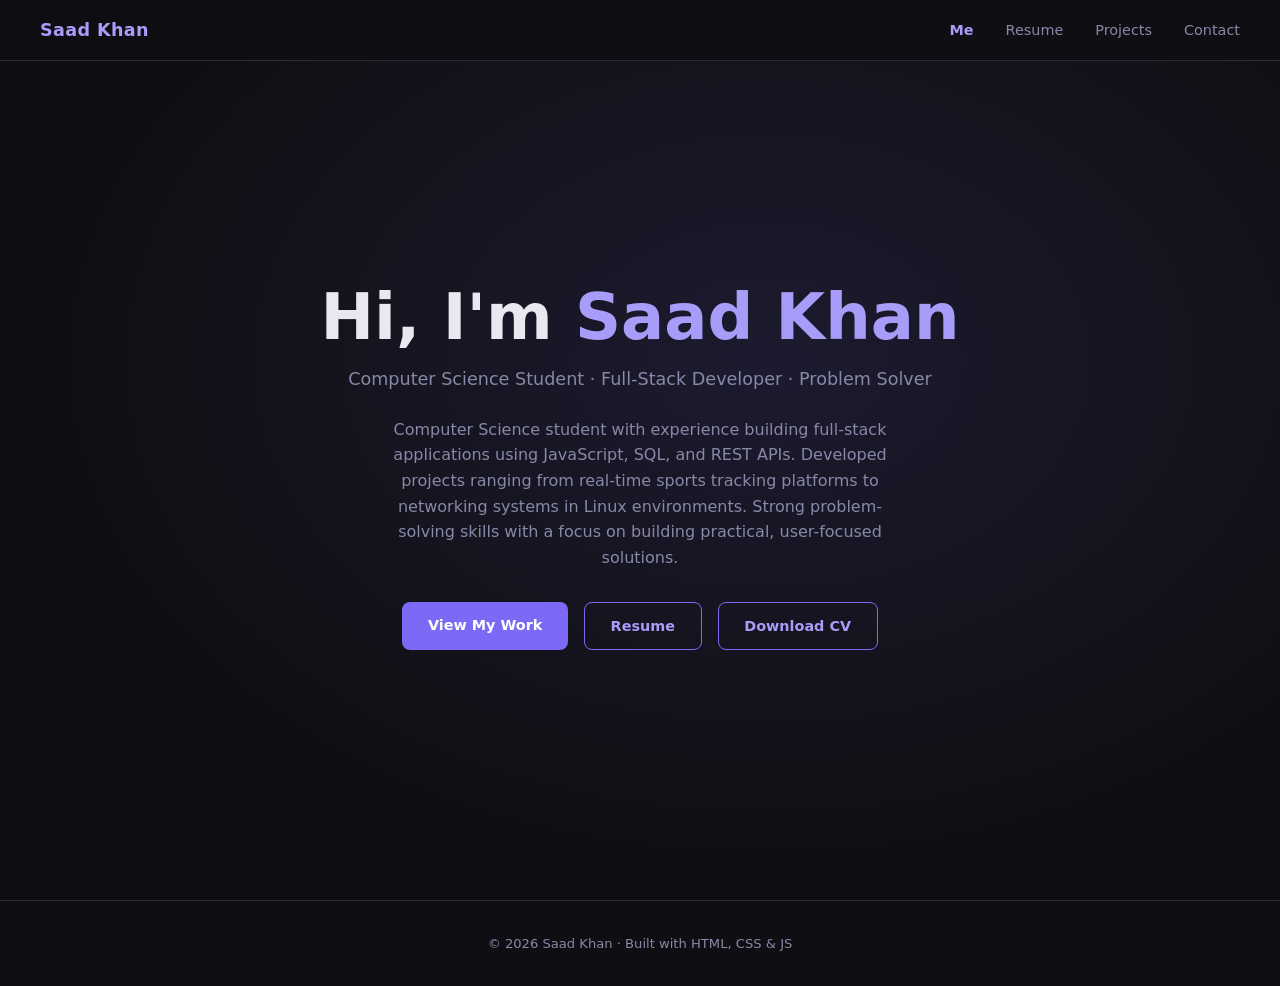
<file: index.html>
<!DOCTYPE html>
<html lang="en">
<head>
  <meta charset="UTF-8" />
  <meta name="viewport" content="width=device-width, initial-scale=1.0" />
  <title>Saad Khan | Portfolio</title>
  <link rel="stylesheet" href="style.css" />
</head>
<body>

  <nav>
    <div class="nav-name">Saad Khan</div>
    <ul class="nav-links">
      <li><a href="index.html">Me</a></li>
      <li><a href="resume.html">Resume</a></li>
      <li><a href="projects.html">Projects</a></li>
      <li><a href="contact.html">Contact</a></li>
    </ul>
  </nav>

  <section class="hero">
    <div class="hero-content">
      <h1>Hi, I'm <span class="accent">Saad Khan</span></h1>
      <p class="tagline">Computer Science Student · Full-Stack Developer · Problem Solver</p>
      <p class="bio">
        Computer Science student with experience building full-stack applications using JavaScript, SQL, and REST APIs.
        Developed projects ranging from real-time sports tracking platforms to networking systems in Linux environments.
        Strong problem-solving skills with a focus on building practical, user-focused solutions.
      </p>
      <div class="hero-buttons">
        <a href="projects.html" class="btn btn-primary">View My Work</a>
        <a href="resume.html" class="btn btn-outline">Resume</a>
        <a href="resume.pdf" class="btn btn-outline" download="Saad_Khan_Resume.pdf">Download CV</a>
      </div>
    </div>
  </section>

  <footer>
    <p>© 2026 Saad Khan · Built with HTML, CSS & JS</p>
  </footer>

  <script src="script.js"></script>
</body>
</html>
</file>
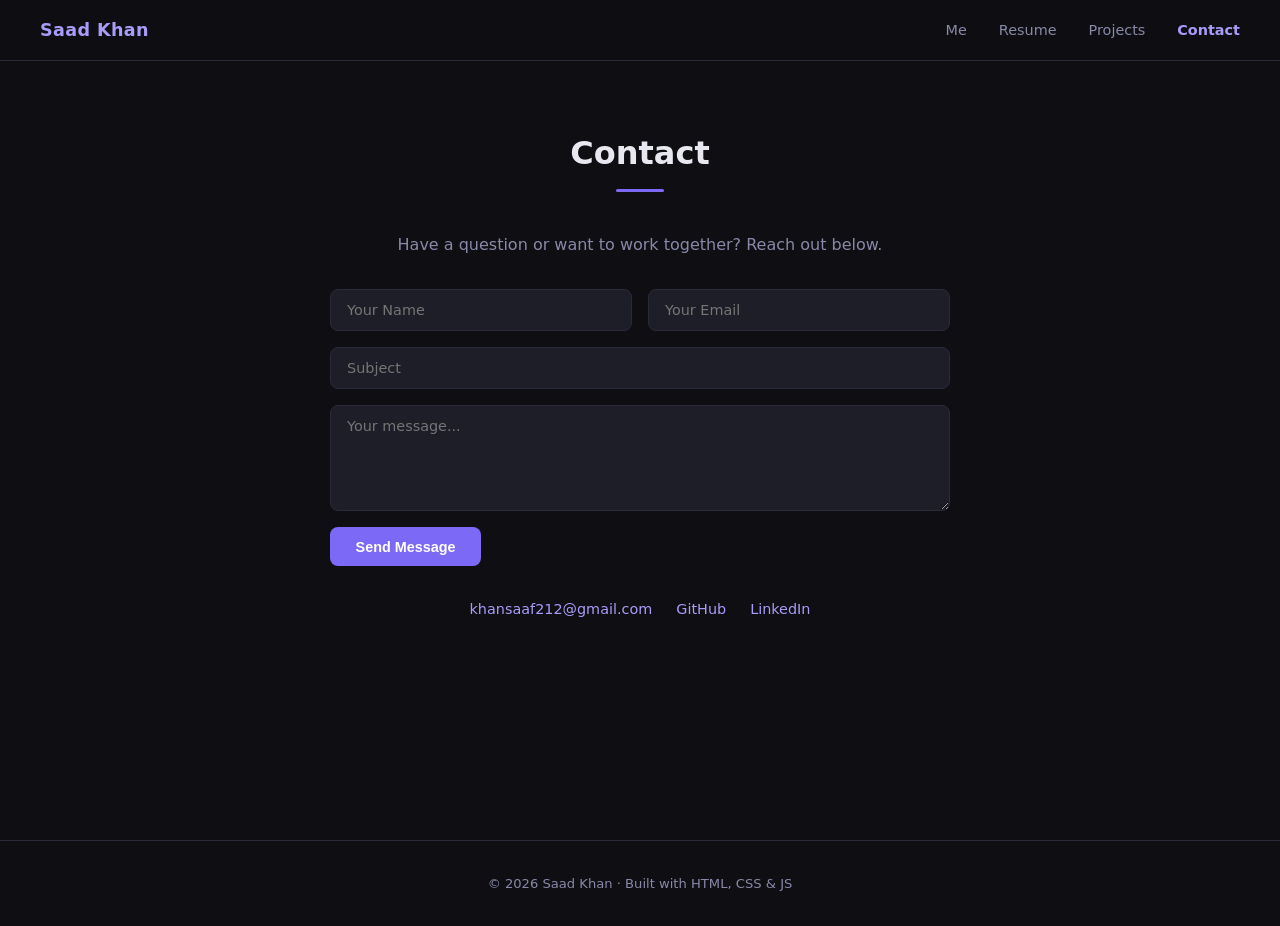
<file: contact.html>
<!DOCTYPE html>
<html lang="en">
<head>
  <meta charset="UTF-8" />
  <meta name="viewport" content="width=device-width, initial-scale=1.0" />
  <title>Saad Khan | Contact</title>
  <link rel="stylesheet" href="style.css" />
</head>
<body>

  <nav>
    <div class="nav-name">Saad Khan</div>
    <ul class="nav-links">
      <li><a href="index.html">Me</a></li>
      <li><a href="resume.html">Resume</a></li>
      <li><a href="projects.html">Projects</a></li>
      <li><a href="contact.html">Contact</a></li>
    </ul>
  </nav>

  <section class="section page-section">
    <div class="container contact-container">
      <h2 class="section-title">Contact</h2>
      <p class="contact-subtitle">Have a question or want to work together? Reach out below.</p>

      <form class="contact-form" onsubmit="handleSubmit(event)">
        <div class="form-row">
          <input type="text" name="name" placeholder="Your Name" required />
          <input type="email" name="email" placeholder="Your Email" required />
        </div>
        <input type="text" name="subject" placeholder="Subject" required />
        <textarea name="message" rows="5" placeholder="Your message..." required></textarea>
        <button type="submit" class="btn btn-primary">Send Message</button>
      </form>

      <div class="contact-links">
        <a href="mailto:khansaaf212@gmail.com">khansaaf212@gmail.com</a>
        <a href="https://github.com/" target="_blank">GitHub</a>
        <a href="https://linkedin.com/in/" target="_blank">LinkedIn</a>
      </div>
    </div>
  </section>

  <footer>
    <p>© 2026 Saad Khan · Built with HTML, CSS & JS</p>
  </footer>

  <script src="script.js"></script>
</body>
</html>
</file>
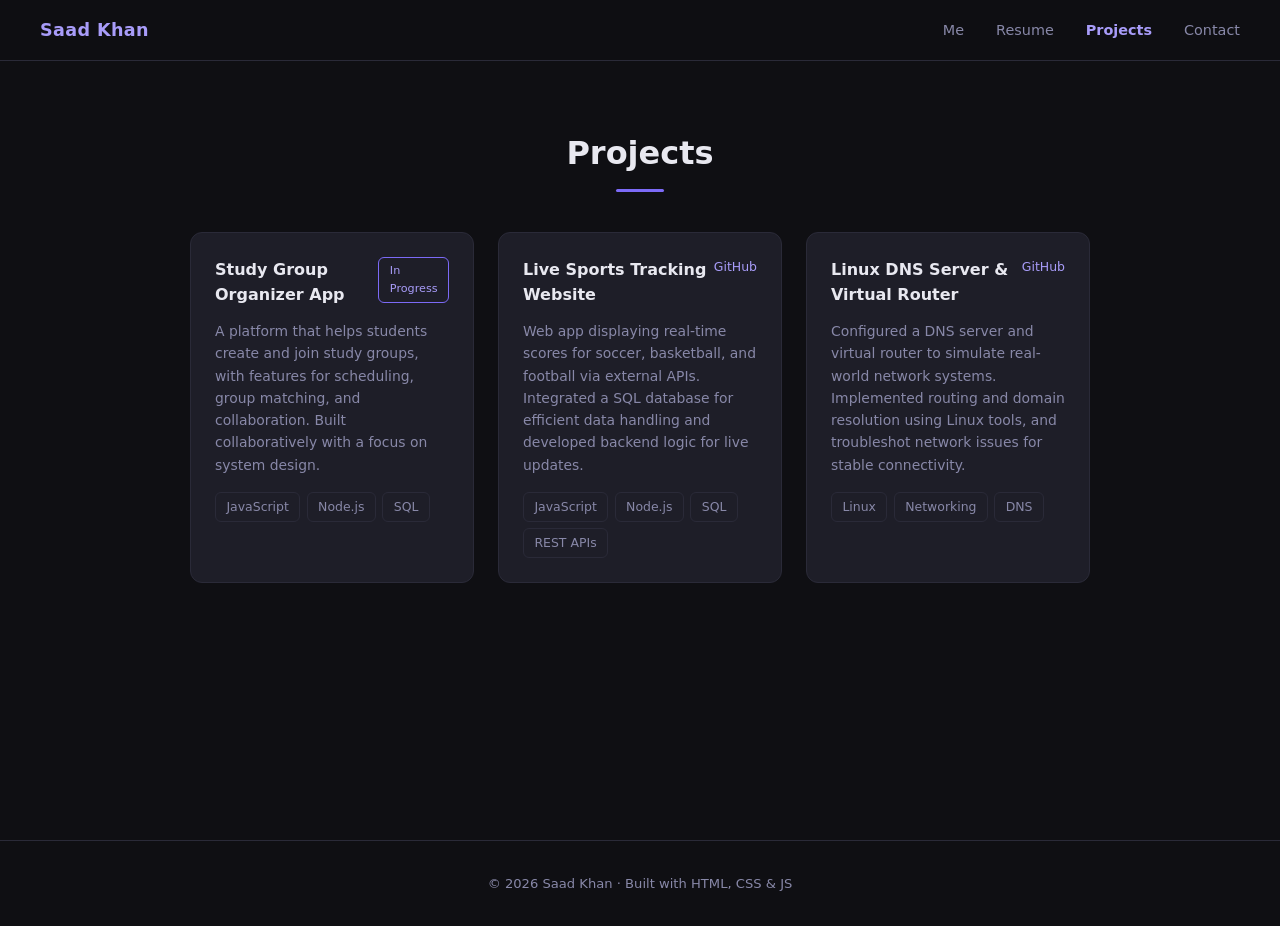
<file: projects.html>
<!DOCTYPE html>
<html lang="en">
<head>
  <meta charset="UTF-8" />
  <meta name="viewport" content="width=device-width, initial-scale=1.0" />
  <title>Saad Khan | Projects</title>
  <link rel="stylesheet" href="style.css" />
</head>
<body>

  <nav>
    <div class="nav-name">Saad Khan</div>
    <ul class="nav-links">
      <li><a href="index.html">Me</a></li>
      <li><a href="resume.html">Resume</a></li>
      <li><a href="projects.html">Projects</a></li>
      <li><a href="contact.html">Contact</a></li>
    </ul>
  </nav>

  <section class="section page-section">
    <div class="container">
      <h2 class="section-title">Projects</h2>
      <div class="projects-grid">

        <div class="project-card">
          <div class="project-header">
            <h3>Study Group Organizer App</h3>
            <div class="project-links">
              <span class="skill-tag" style="font-size:0.7rem; color: var(--accent-light); border-color: var(--accent);">In Progress</span>
            </div>
          </div>
          <p>A platform that helps students create and join study groups, with features for scheduling, group matching, and collaboration. Built collaboratively with a focus on system design.</p>
          <div class="project-tags">
            <span class="skill-tag">JavaScript</span>
            <span class="skill-tag">Node.js</span>
            <span class="skill-tag">SQL</span>
          </div>
        </div>

        <div class="project-card">
          <div class="project-header">
            <h3>Live Sports Tracking Website</h3>
            <div class="project-links">
              <a href="#" target="_blank">GitHub</a>
            </div>
          </div>
          <p>Web app displaying real-time scores for soccer, basketball, and football via external APIs. Integrated a SQL database for efficient data handling and developed backend logic for live updates.</p>
          <div class="project-tags">
            <span class="skill-tag">JavaScript</span>
            <span class="skill-tag">Node.js</span>
            <span class="skill-tag">SQL</span>
            <span class="skill-tag">REST APIs</span>
          </div>
        </div>

        <div class="project-card">
          <div class="project-header">
            <h3>Linux DNS Server & Virtual Router</h3>
            <div class="project-links">
              <a href="#" target="_blank">GitHub</a>
            </div>
          </div>
          <p>Configured a DNS server and virtual router to simulate real-world network systems. Implemented routing and domain resolution using Linux tools, and troubleshot network issues for stable connectivity.</p>
          <div class="project-tags">
            <span class="skill-tag">Linux</span>
            <span class="skill-tag">Networking</span>
            <span class="skill-tag">DNS</span>
          </div>
        </div>

      </div>
    </div>
  </section>

  <footer>
    <p>© 2026 Saad Khan · Built with HTML, CSS & JS</p>
  </footer>

  <script src="script.js"></script>
</body>
</html>
</file>
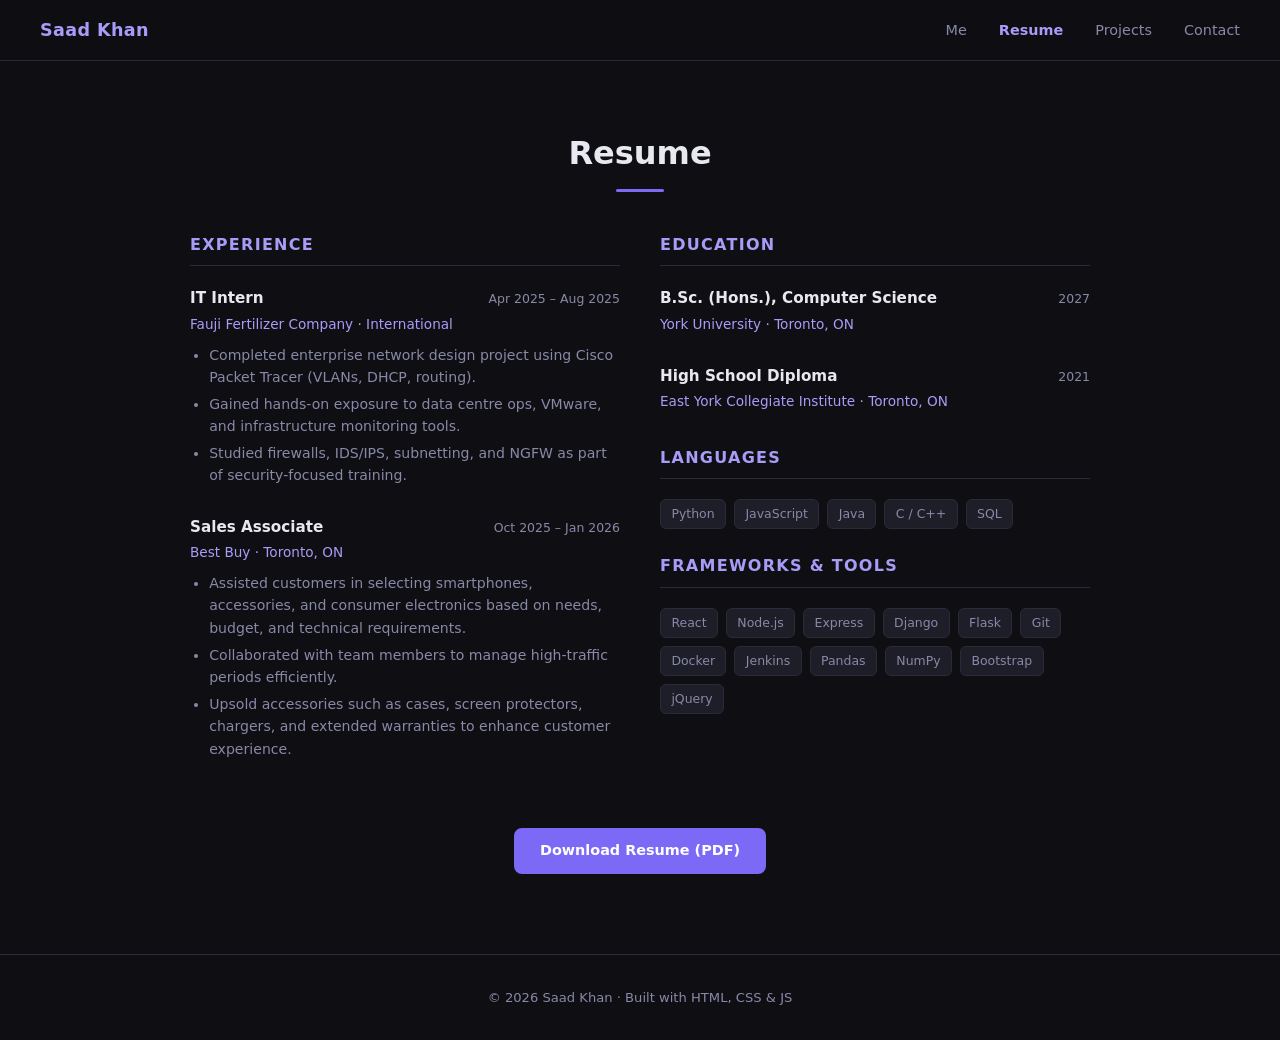
<file: resume.html>
<!DOCTYPE html>
<html lang="en">
<head>
  <meta charset="UTF-8" />
  <meta name="viewport" content="width=device-width, initial-scale=1.0" />
  <title>Saad Khan | Resume</title>
  <link rel="stylesheet" href="style.css" />
</head>
<body>

  <nav>
    <div class="nav-name">Saad Khan</div>
    <ul class="nav-links">
      <li><a href="index.html">Me</a></li>
      <li><a href="resume.html">Resume</a></li>
      <li><a href="projects.html">Projects</a></li>
      <li><a href="contact.html">Contact</a></li>
    </ul>
  </nav>

  <section class="section page-section">
    <div class="container">
      <h2 class="section-title">Resume</h2>

      <div class="resume-grid">
        <div class="resume-col">
          <h3 class="resume-heading">Experience</h3>

          <div class="resume-item">
            <div class="resume-item-header">
              <strong>IT Intern</strong>
              <span class="date">Apr 2025 – Aug 2025</span>
            </div>
            <div class="company">Fauji Fertilizer Company · International</div>
            <ul>
              <li>Completed enterprise network design project using Cisco Packet Tracer (VLANs, DHCP, routing).</li>
              <li>Gained hands-on exposure to data centre ops, VMware, and infrastructure monitoring tools.</li>
              <li>Studied firewalls, IDS/IPS, subnetting, and NGFW as part of security-focused training.</li>
            </ul>
          </div>

          <div class="resume-item">
            <div class="resume-item-header">
              <strong>Sales Associate</strong>
              <span class="date">Oct 2025 – Jan 2026</span>
            </div>
            <div class="company">Best Buy · Toronto, ON</div>
            <ul>
              <li>Assisted customers in selecting smartphones, accessories, and consumer electronics based on needs, budget, and technical requirements.</li>
              <li>Collaborated with team members to manage high-traffic periods efficiently.</li>
              <li>Upsold accessories such as cases, screen protectors, chargers, and extended warranties to enhance customer experience.</li>
            </ul>
          </div>
        </div>

        <div class="resume-col">
          <h3 class="resume-heading">Education</h3>
          <div class="resume-item">
            <div class="resume-item-header">
              <strong>B.Sc. (Hons.), Computer Science</strong>
              <span class="date">2027</span>
            </div>
            <div class="company">York University · Toronto, ON</div>
          </div>

          <div class="resume-item">
            <div class="resume-item-header">
              <strong>High School Diploma</strong>
              <span class="date">2021</span>
            </div>
            <div class="company">East York Collegiate Institute · Toronto, ON</div>
          </div>

          <h3 class="resume-heading" style="margin-top: 2rem;">Languages</h3>
          <div class="skills-grid">
            <span class="skill-tag">Python</span>
            <span class="skill-tag">JavaScript</span>
            <span class="skill-tag">Java</span>
            <span class="skill-tag">C / C++</span>
            <span class="skill-tag">SQL</span>
          </div>

          <h3 class="resume-heading" style="margin-top: 1.5rem;">Frameworks & Tools</h3>
          <div class="skills-grid">
            <span class="skill-tag">React</span>
            <span class="skill-tag">Node.js</span>
            <span class="skill-tag">Express</span>
            <span class="skill-tag">Django</span>
            <span class="skill-tag">Flask</span>
            <span class="skill-tag">Git</span>
            <span class="skill-tag">Docker</span>
            <span class="skill-tag">Jenkins</span>
            <span class="skill-tag">Pandas</span>
            <span class="skill-tag">NumPy</span>
            <span class="skill-tag">Bootstrap</span>
            <span class="skill-tag">jQuery</span>
          </div>
        </div>
      </div>

      <div class="resume-download">
        <a href="resume.pdf" class="btn btn-primary" download="Saad_Khan_Resume.pdf">Download Resume (PDF)</a>
      </div>
    </div>
  </section>

  <footer>
    <p>© 2026 Saad Khan · Built with HTML, CSS & JS</p>
  </footer>

  <script src="script.js"></script>
</body>
</html>
</file>
<file: style.css>
/* ── Reset & Variables ── */
*, *::before, *::after { box-sizing: border-box; margin: 0; padding: 0; }

:root {
  --bg: #0f0f13;
  --bg-alt: #16161d;
  --surface: #1e1e28;
  --border: #2a2a38;
  --accent: #7c6af7;
  --accent-light: #a89cf9;
  --text: #e8e8f0;
  --text-muted: #8888a8;
  --radius: 12px;
  --font: 'Segoe UI', system-ui, sans-serif;
}

html { scroll-behavior: smooth; }

body {
  font-family: var(--font);
  background: var(--bg);
  color: var(--text);
  line-height: 1.6;
}

/* ── Nav ── */
nav {
  position: fixed;
  top: 0; left: 0; right: 0;
  z-index: 100;
  display: flex;
  align-items: center;
  justify-content: space-between;
  padding: 1rem 2.5rem;
  background: rgba(15, 15, 19, 0.85);
  backdrop-filter: blur(12px);
  border-bottom: 1px solid var(--border);
}

.nav-name {
  font-weight: 700;
  font-size: 1.1rem;
  color: var(--accent-light);
  letter-spacing: 0.02em;
}

.nav-links {
  list-style: none;
  display: flex;
  gap: 2rem;
}

.nav-links a {
  color: var(--text-muted);
  text-decoration: none;
  font-size: 0.9rem;
  transition: color 0.2s;
}

.nav-links a:hover { color: var(--text); }
.nav-links a.active { color: var(--accent-light); font-weight: 600; }

/* ── Buttons ── */
.btn {
  display: inline-block;
  padding: 0.7rem 1.6rem;
  border-radius: 8px;
  font-size: 0.9rem;
  font-weight: 600;
  text-decoration: none;
  cursor: pointer;
  transition: all 0.2s;
  border: none;
}

.btn-primary {
  background: var(--accent);
  color: #fff;
}
.btn-primary:hover { background: var(--accent-light); transform: translateY(-1px); }

.btn-outline {
  background: transparent;
  color: var(--accent-light);
  border: 1.5px solid var(--accent);
}
.btn-outline:hover { background: var(--accent); color: #fff; }

/* ── Hero ── */
.hero {
  min-height: 100vh;
  display: flex;
  align-items: center;
  justify-content: center;
  padding: 6rem 2rem 4rem;
  background: radial-gradient(ellipse at 60% 40%, rgba(124,106,247,0.12) 0%, transparent 65%);
}

.hero-content { max-width: 680px; text-align: center; }

.hero-content h1 {
  font-size: clamp(2.4rem, 6vw, 4rem);
  font-weight: 800;
  line-height: 1.1;
  margin-bottom: 0.75rem;
}

.accent { color: var(--accent-light); }

.tagline {
  font-size: 1.1rem;
  color: var(--text-muted);
  margin-bottom: 1.5rem;
}

.bio {
  font-size: 1rem;
  color: var(--text-muted);
  max-width: 540px;
  margin: 0 auto 2rem;
}

.hero-buttons { display: flex; gap: 1rem; justify-content: center; flex-wrap: wrap; }

/* ── Sections ── */
.section { padding: 5rem 2rem; }
.page-section { padding-top: 8rem; min-height: calc(100vh - 60px); }
.section-alt { background: var(--bg-alt); }

.container { max-width: 900px; margin: 0 auto; }

.section-title {
  font-size: 2rem;
  font-weight: 700;
  margin-bottom: 2.5rem;
  text-align: center;
  position: relative;
}

.section-title::after {
  content: '';
  display: block;
  width: 48px;
  height: 3px;
  background: var(--accent);
  border-radius: 2px;
  margin: 0.6rem auto 0;
}

/* ── Resume ── */
.resume-grid {
  display: grid;
  grid-template-columns: 1fr 1fr;
  gap: 2.5rem;
}

@media (max-width: 660px) { .resume-grid { grid-template-columns: 1fr; } }

.resume-heading {
  font-size: 1rem;
  font-weight: 700;
  text-transform: uppercase;
  letter-spacing: 0.08em;
  color: var(--accent-light);
  margin-bottom: 1.25rem;
  padding-bottom: 0.5rem;
  border-bottom: 1px solid var(--border);
}

.resume-item { margin-bottom: 1.75rem; }

.resume-item-header {
  display: flex;
  justify-content: space-between;
  align-items: baseline;
  flex-wrap: wrap;
  gap: 0.25rem;
  margin-bottom: 0.2rem;
}

.resume-item-header strong { font-size: 0.95rem; }

.date {
  font-size: 0.78rem;
  color: var(--text-muted);
  white-space: nowrap;
}

.company {
  font-size: 0.85rem;
  color: var(--accent-light);
  margin-bottom: 0.5rem;
}

.resume-item ul {
  padding-left: 1.2rem;
  font-size: 0.88rem;
  color: var(--text-muted);
}

.resume-item li { margin-bottom: 0.25rem; }

.skills-grid { display: flex; flex-wrap: wrap; gap: 0.5rem; }

.skill-tag {
  background: var(--surface);
  border: 1px solid var(--border);
  color: var(--text-muted);
  font-size: 0.78rem;
  padding: 0.25rem 0.65rem;
  border-radius: 6px;
}

.resume-download { text-align: center; margin-top: 2.5rem; }

/* ── Projects ── */
.projects-grid {
  display: grid;
  grid-template-columns: repeat(auto-fill, minmax(260px, 1fr));
  gap: 1.5rem;
}

.project-card {
  background: var(--surface);
  border: 1px solid var(--border);
  border-radius: var(--radius);
  padding: 1.5rem;
  transition: transform 0.2s, border-color 0.2s;
}

.project-card:hover {
  transform: translateY(-3px);
  border-color: var(--accent);
}

.project-header {
  display: flex;
  justify-content: space-between;
  align-items: flex-start;
  margin-bottom: 0.75rem;
}

.project-header h3 { font-size: 1rem; font-weight: 700; }

.project-links { display: flex; gap: 0.75rem; }

.project-links a {
  font-size: 0.78rem;
  color: var(--accent-light);
  text-decoration: none;
}
.project-links a:hover { text-decoration: underline; }

.project-card p {
  font-size: 0.87rem;
  color: var(--text-muted);
  margin-bottom: 1rem;
}

.project-tags { display: flex; flex-wrap: wrap; gap: 0.4rem; }

/* ── Contact ── */
.contact-container { max-width: 620px; }

.contact-subtitle {
  text-align: center;
  color: var(--text-muted);
  margin-bottom: 2rem;
}

.contact-form {
  display: flex;
  flex-direction: column;
  gap: 1rem;
}

.form-row { display: flex; gap: 1rem; }
.form-row input { flex: 1; }

.contact-form input,
.contact-form textarea {
  width: 100%;
  background: var(--surface);
  border: 1px solid var(--border);
  border-radius: 8px;
  padding: 0.75rem 1rem;
  color: var(--text);
  font-family: var(--font);
  font-size: 0.9rem;
  outline: none;
  transition: border-color 0.2s;
}

.contact-form input:focus,
.contact-form textarea:focus { border-color: var(--accent); }

.contact-form textarea { resize: vertical; }

.contact-form .btn { align-self: flex-start; }

.contact-links {
  display: flex;
  gap: 1.5rem;
  justify-content: center;
  margin-top: 2rem;
  flex-wrap: wrap;
}

.contact-links a {
  color: var(--accent-light);
  text-decoration: none;
  font-size: 0.9rem;
}
.contact-links a:hover { text-decoration: underline; }

/* ── Footer ── */
footer {
  text-align: center;
  padding: 2rem;
  color: var(--text-muted);
  font-size: 0.82rem;
  border-top: 1px solid var(--border);
}

/* ── Mobile nav ── */
@media (max-width: 500px) {
  nav { padding: 1rem; }
  .nav-links { gap: 1rem; }
  .form-row { flex-direction: column; }
}
</file>
